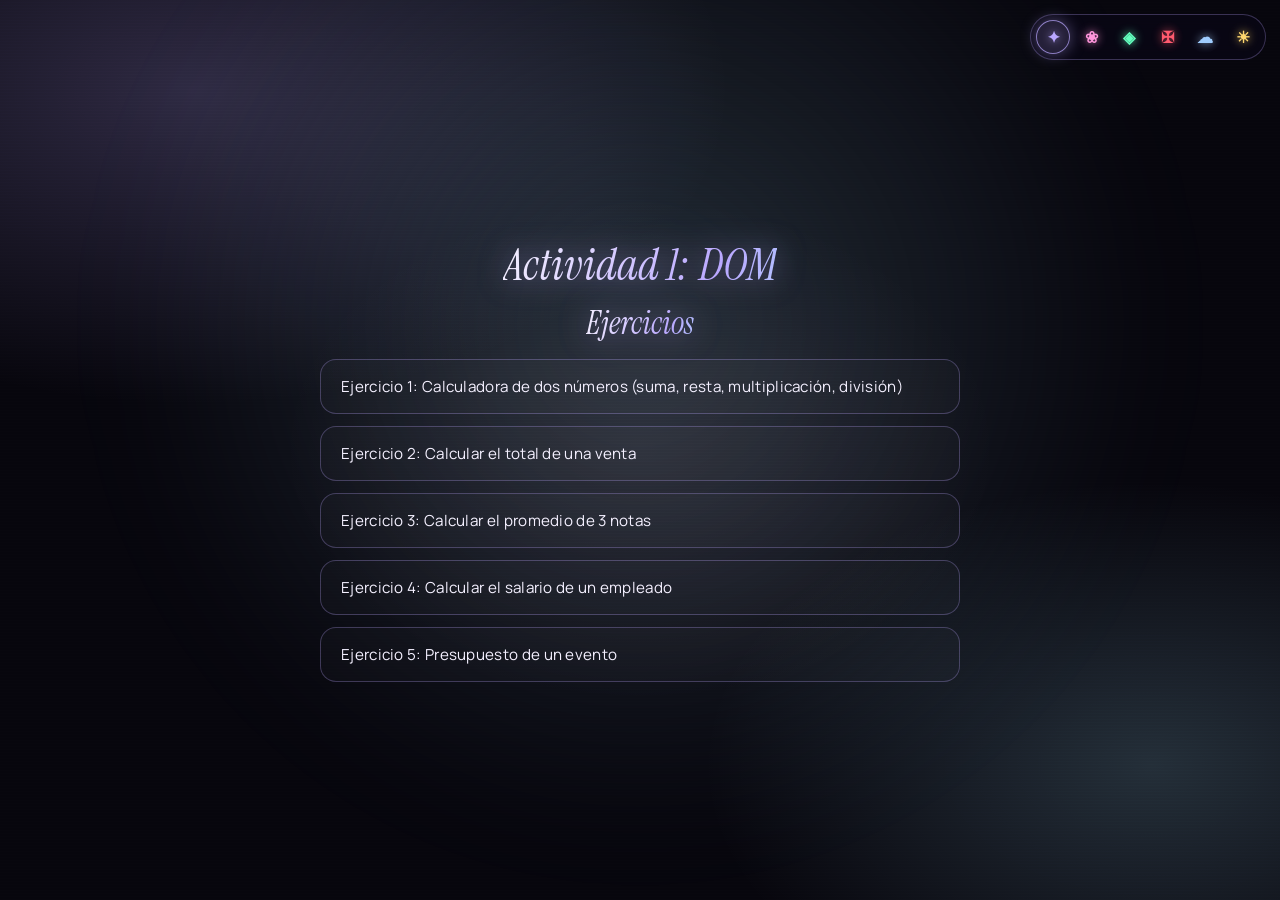
<file: index.html>
<!DOCTYPE html>
<html lang="es">
<head>
  <link rel="stylesheet" href="css/style.css">
  <link rel="shortcut icon" href="img/index.svg" type="image/x-icon">
  <script src="js/tema.js"></script>
  <meta charset="UTF-8">
  <meta name="viewport" content="width=device-width, initial-scale=1.0">
  <title>Actividad 1: DOM</title>

</head>
<body>

  <h1>Actividad 1: DOM</h1>

  <h2>Ejercicios</h2>
  <ul>
    <li><a href="calculadora.html">Ejercicio 1: Calculadora de dos números (suma, resta, multiplicación, división)</a></li>
    <li><a href="venta.html">Ejercicio 2: Calcular el total de una venta</a></li>
    <li><a href="promedio.html">Ejercicio 3: Calcular el promedio de 3 notas</a></li>
    <li><a href="salario.html">Ejercicio 4: Calcular el salario de un empleado</a></li>
    <li><a href="otra.html">Ejercicio 5: Presupuesto de un evento</a></li>
  </ul>
  
</body>
</html>
</file>
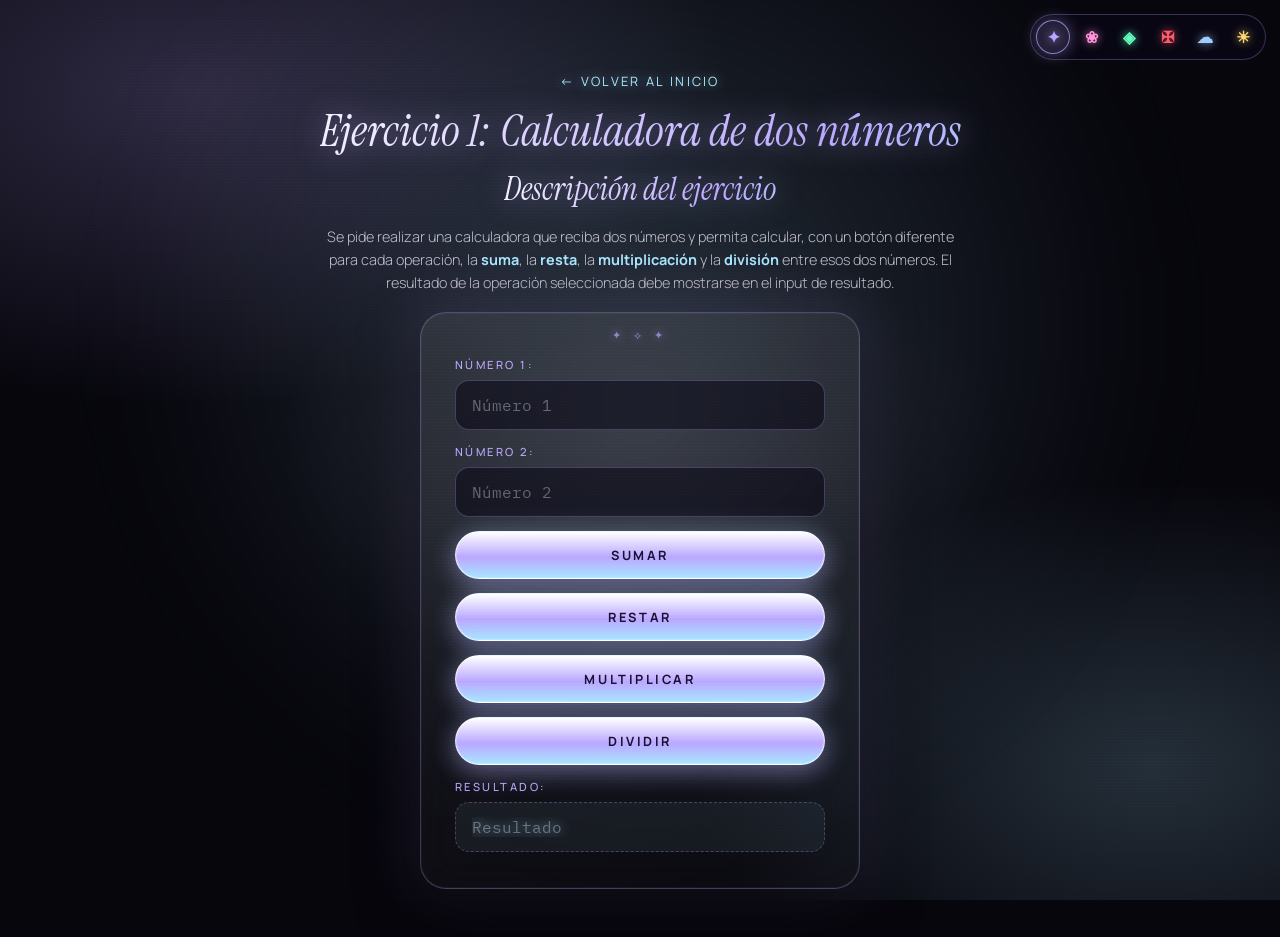
<file: calculadora.html>
<!DOCTYPE html>
<html lang="es">
<head>
  <meta charset="UTF-8">
  <meta name="viewport" content="width=device-width, initial-scale=1.0">
  <title>Ejercicio 1: Calculadora</title>
  <link rel="stylesheet" href="css/style.css">
  <script src="js/tema.js"></script>
  <link rel="shortcut icon" href="img/calculadora.svg" type="image/x-icon">
</head>
<body>

  <a href="index.html">&larr; Volver al inicio</a>

  <h1>Ejercicio 1: Calculadora de dos números</h1>

  <h2>Descripción del ejercicio</h2>
  <p>
    Se pide realizar una calculadora que reciba dos números y permita calcular,
    con un botón diferente para cada operación, la <strong>suma</strong>, la
    <strong>resta</strong>, la <strong>multiplicación</strong> y la
    <strong>división</strong> entre esos dos números. El resultado de la
    operación seleccionada debe mostrarse en el input de resultado.
  </p>

  <form>
    <label for="num1">Número 1:</label>
    <input type="number" id="num1" placeholder="Número 1">

    <label for="num2">Número 2:</label>
    <input type="number" id="num2" placeholder="Número 2">

    <button type="button" onclick="sumar()">Sumar</button>
    <button type="button" onclick="restar()">Restar</button>
    <button type="button" onclick="multi()">Multiplicar</button>
    <button type="button" onclick="divi()">Dividir</button>

    <label for="resultado1">Resultado:</label>
    <input type="text" id="resultado1" placeholder="Resultado" readonly>
  </form>

  <script src="js/calculadora.js"></script>
</body>
</html>
</file>
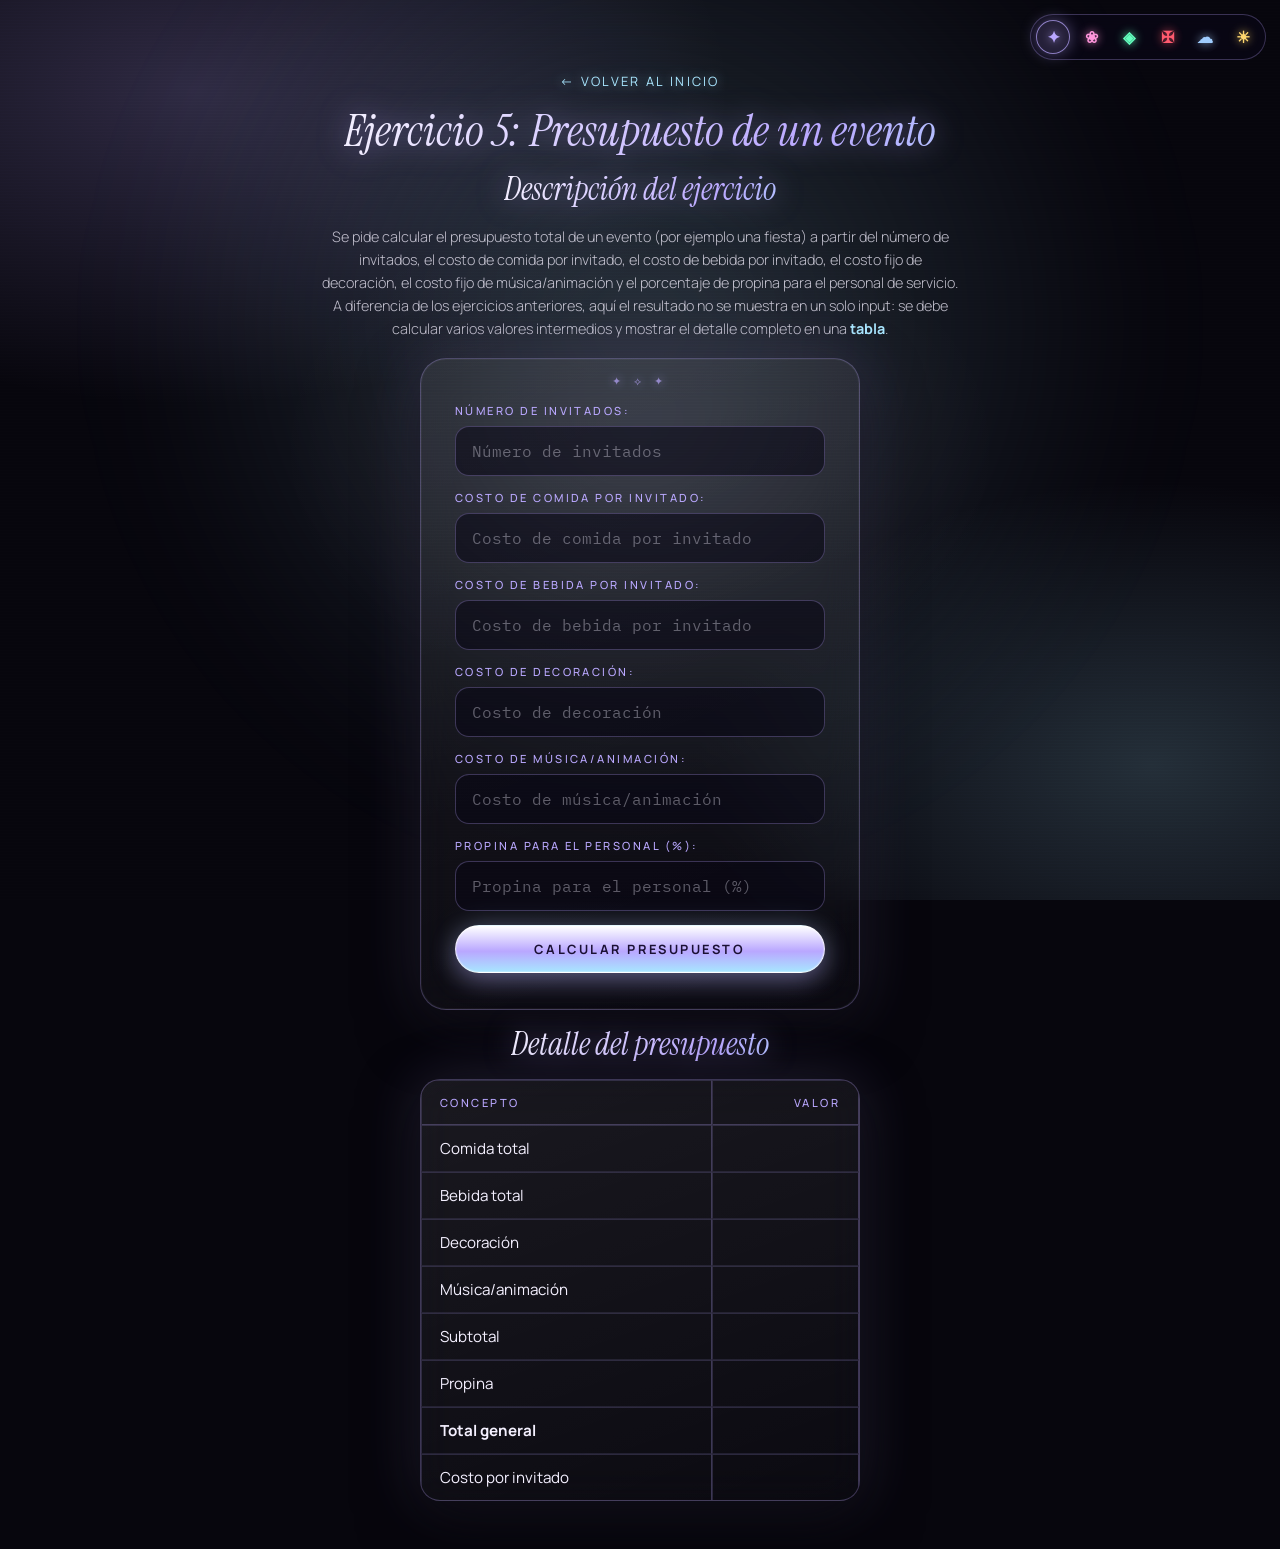
<file: otra.html>
<!DOCTYPE html>
<html lang="es">
<head>
  <script src="js/tema.js"></script>
  <link rel="stylesheet" href="css/style.css" >
  <link rel="shortcut icon" href="img/otra.svg" type="image/x-icon">
  <meta charset="UTF-8">
  <meta name="viewport" content="width=device-width, initial-scale=1.0">
  <title>Ejercicio 5: Presupuesto de un evento</title>
</head>
<body>

  <a href="index.html">&larr; Volver al inicio</a>

  <h1>Ejercicio 5: Presupuesto de un evento</h1>

  <h2>Descripción del ejercicio</h2>
  <p>
    Se pide calcular el presupuesto total de un evento (por ejemplo una
    fiesta) a partir del número de invitados, el costo de comida por
    invitado, el costo de bebida por invitado, el costo fijo de decoración,
    el costo fijo de música/animación y el porcentaje de propina para el
    personal de servicio. A diferencia de los ejercicios anteriores, aquí
    el resultado no se muestra en un solo input: se debe calcular varios
    valores intermedios y mostrar el detalle completo en una
    <strong>tabla</strong>.
  </p>

  <form>
    <label for="numero-inv">Número de invitados:</label>
    <input type="number" placeholder="Número de invitados" id="numero-inv">

    <label for="cost-comida">Costo de comida por invitado:</label>
    <input type="number" placeholder="Costo de comida por invitado" id="cost-comida">

    <label for="cost-bebida">Costo de bebida por invitado:</label>
    <input type="number" placeholder="Costo de bebida por invitado" id="cost-bebida">

    <label for="cost-decor">Costo de decoración:</label>
    <input type="number" placeholder="Costo de decoración" id="cost-decor">

    <label for="cost-musica">Costo de música/animación:</label>
    <input type="number" placeholder="Costo de música/animación" id="cost-musica">

    <label for="propina-porc">Propina para el personal (%):</label>
    <input type="number" placeholder="Propina para el personal (%)" id="propina-porc">

    <button type="button" onclick="calcularPresupuesto()">Calcular presupuesto</button>
  </form>

  <h2>Detalle del presupuesto</h2>
  <table border="1">
    <thead>
      <tr>
        <th>Concepto</th>
        <th>Valor</th>
      </tr>
    </thead>
    <tbody>
      <tr>
        <td>Comida total</td>
        <td id="comida-total-s"></td>
      </tr>
      <tr>
        <td>Bebida total</td>
        <td id="bebida-total-s"></td>
      </tr>
      <tr>
        <td>Decoración</td>
        <td id="decoracion"></td>
      </tr>
      <tr>
        <td>Música/animación</td>
        <td id="musica"></td>
      </tr>
      <tr>
        <td>Subtotal</td>
        <td id="subtotal"></td>
      </tr>
      <tr>
        <td>Propina</td>
        <td id="propina"></td>
      </tr>
      <tr>
        <td>Total general</td>
        <td id="total-general"></td>
      </tr>
      <tr>
        <td>Costo por invitado</td>
        <td id="costo-inv"></td>
      </tr>
    </tbody>
  </table>

  <script src="js/otra.js"></script>
</body>
</html>
</file>
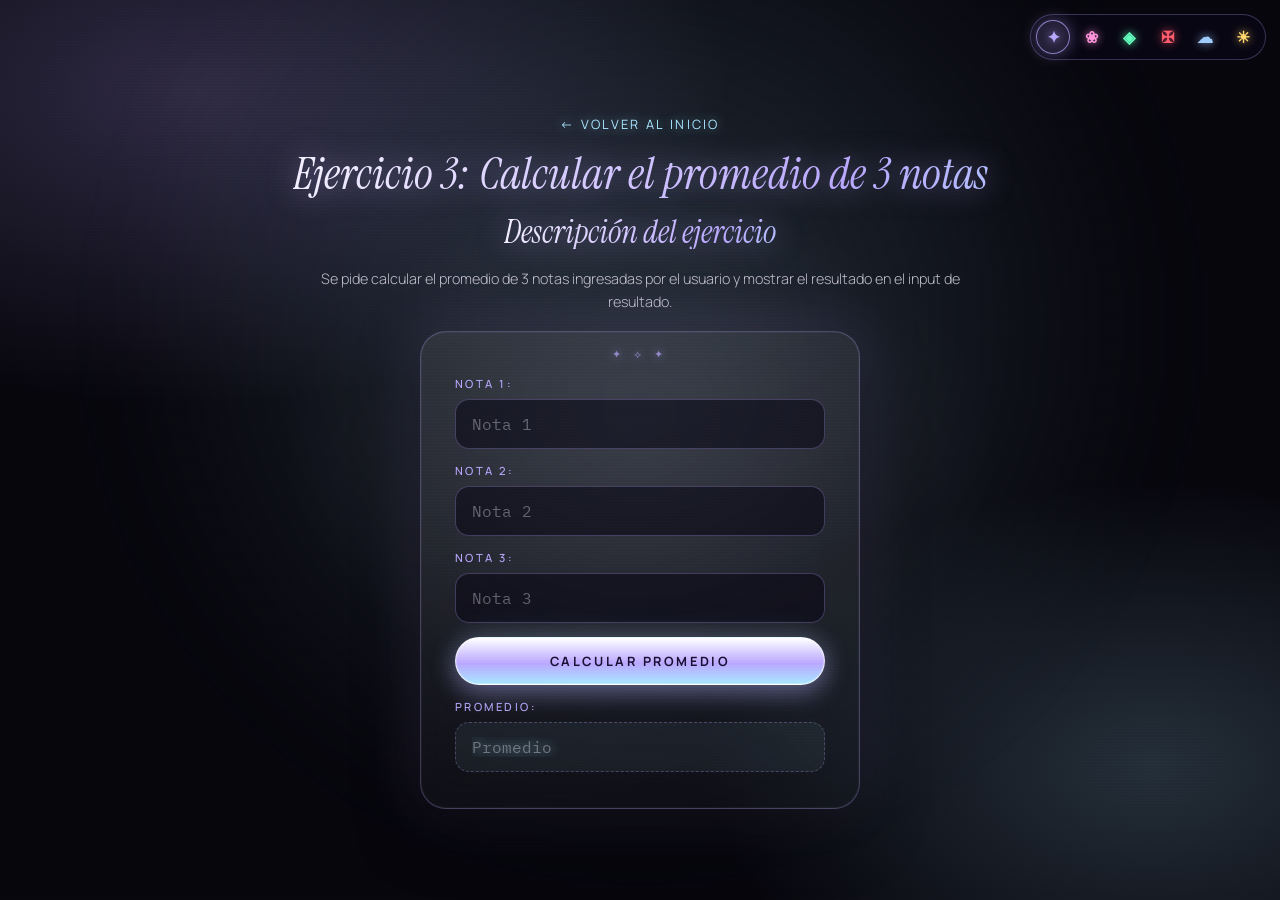
<file: promedio.html>
<!DOCTYPE html>
<html lang="es">
<head>
  <script src="js/tema.js"></script>
  <link rel="stylesheet" href="css/style.css">
  <link rel="shortcut icon" href="img/promedio.svg" type="image/x-icon">
  <meta charset="UTF-8">
  <meta name="viewport" content="width=device-width, initial-scale=1.0">
  <title>Ejercicio 3: Promedio de notas</title>
</head>
<body>

  <a href="index.html">&larr; Volver al inicio</a>

  <h1>Ejercicio 3: Calcular el promedio de 3 notas</h1>

  <h2>Descripción del ejercicio</h2>
  <p>
    Se pide calcular el promedio de 3 notas ingresadas por el usuario y
    mostrar el resultado en el input de resultado.
  </p>

  <form>
    <label for="nota1">Nota 1:</label>
    <input id="nota1" type="number" step="0.1" placeholder="Nota 1">

    <label for="nota2">Nota 2:</label>
    <input id="nota2" type="number" step="0.1" placeholder="Nota 2">

    <label for="nota3">Nota 3:</label>
    <input id="nota3" type="number" step="0.1" placeholder="Nota 3">

    <button onclick="calcular()" type="button">Calcular promedio</button>

    <label for="promedio">Promedio:</label>
    <input id="promedio" type="text" placeholder="Promedio" readonly>
  </form>
  <script src="js/promedio.js"></script>

</body>
</html>
</file>
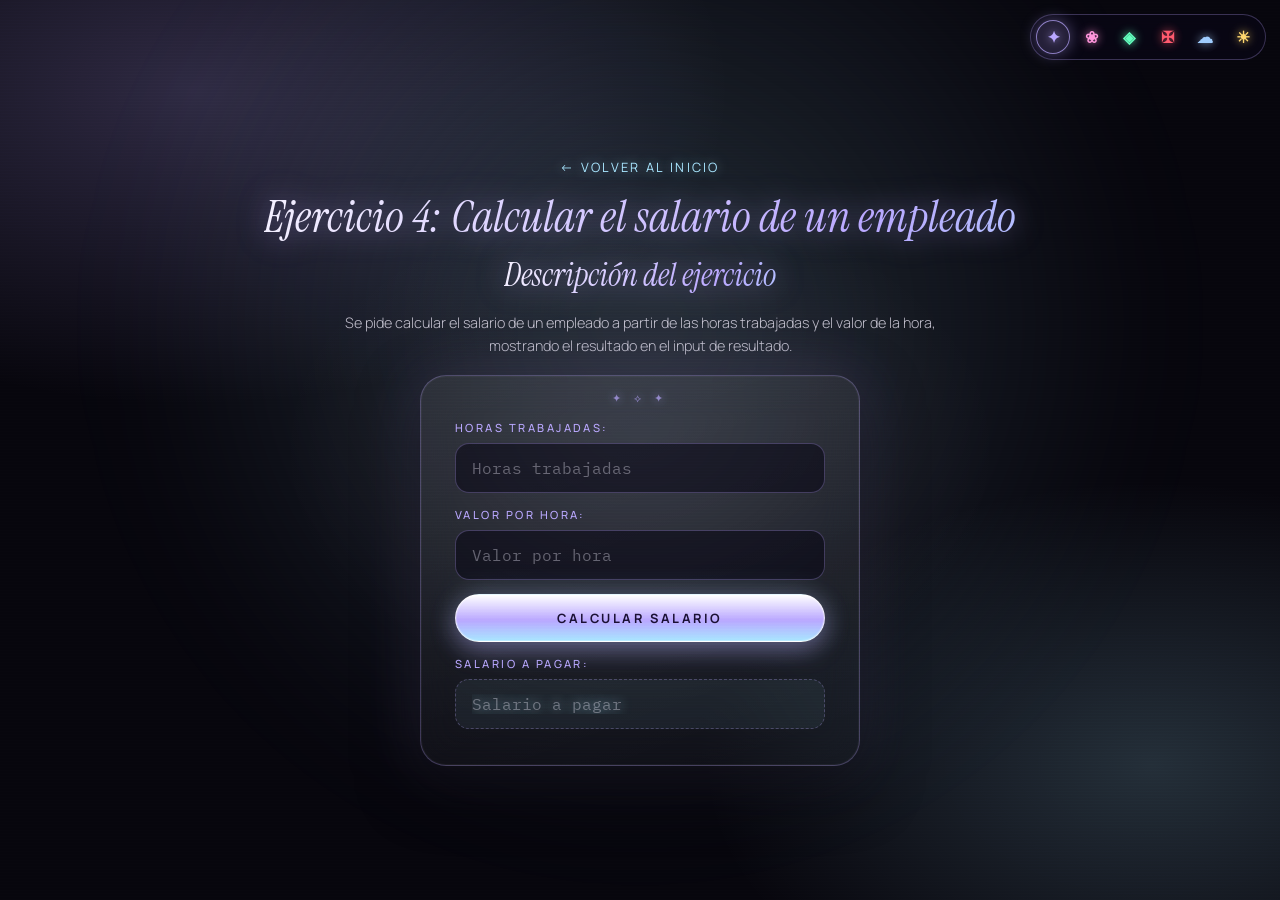
<file: salario.html>
<!DOCTYPE html>
<html lang="es">
<head>
  <script src="js/tema.js"></script>
  <link rel="stylesheet" href="css/style.css">
  <link rel="shortcut icon" href="img/salario.svg" type="image/x-icon">
  <meta charset="UTF-8">
  <meta name="viewport" content="width=device-width, initial-scale=1.0">
  <title>Ejercicio 4: Salario de empleado</title>

</head>
<body>

  <a href="index.html">&larr; Volver al inicio</a>

  <h1>Ejercicio 4: Calcular el salario de un empleado</h1>

  <h2>Descripción del ejercicio</h2>
  <p>
    Se pide calcular el salario de un empleado a partir de las horas
    trabajadas y el valor de la hora, mostrando el resultado en el input
    de resultado.
  </p>

  <form>
    <label for="horas">Horas trabajadas:</label>
    <input type="number" placeholder="Horas trabajadas" id="horas">

    <label for="valor">Valor por hora:</label>
    <input type="number" placeholder="Valor por hora" id="valor">

    <button type="button" onclick="calcular()">Calcular salario</button>

    <label for="resultado">Salario a pagar:</label>
    <input type="text" placeholder="Salario a pagar" readonly id="resultado">
  </form>
  <script src="js/salario.js"></script>

</body>
</html>
</file>
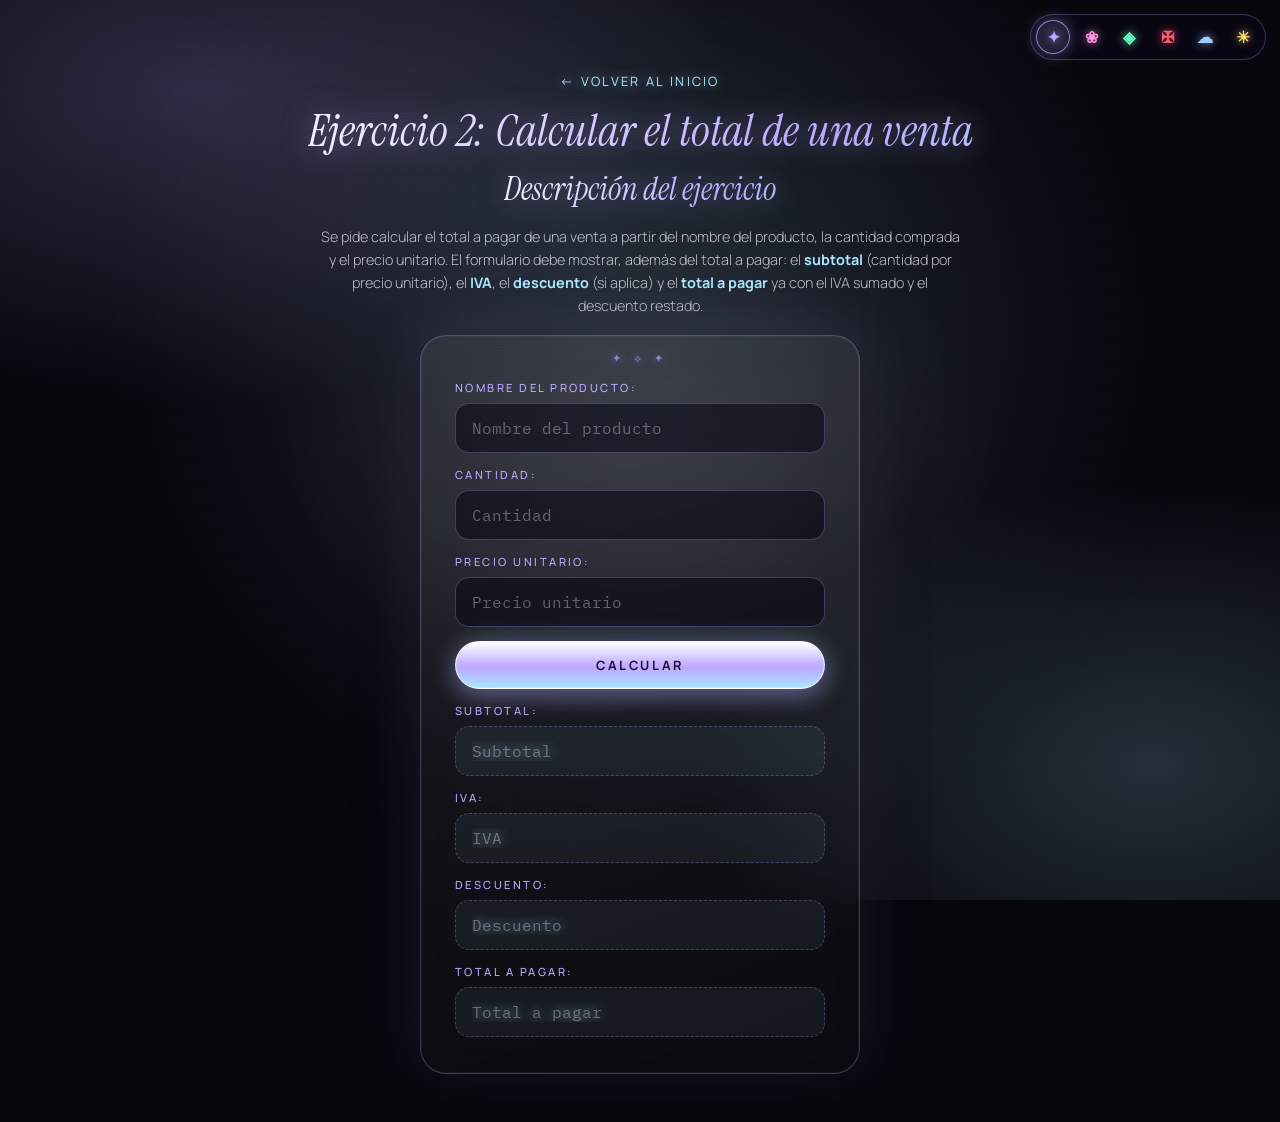
<file: venta.html>
<!DOCTYPE html>
<html lang="es">
<head>
  <script src="js/tema.js"></script>
  <link href="css/style.css" rel="stylesheet">
  <link rel="shortcut icon" href="img/venta.svg" type="image/x-icon">
  <meta charset="UTF-8">
  <meta name="viewport" content="width=device-width, initial-scale=1.0">
  <title>Ejercicio 2: Total de venta</title>

</head>
<body>

  <a href="index.html">&larr; Volver al inicio</a>

  <h1>Ejercicio 2: Calcular el total de una venta</h1>

  <h2>Descripción del ejercicio</h2>
  <p>
    Se pide calcular el total a pagar de una venta a partir del nombre del
    producto, la cantidad comprada y el precio unitario. El formulario debe
    mostrar, además del total a pagar: el <strong>subtotal</strong> (cantidad
    por precio unitario), el <strong>IVA</strong>, el <strong>descuento</strong>
    (si aplica) y el <strong>total a pagar</strong> ya con el IVA sumado y el
    descuento restado.
  </p>

  <form>
    <label for="producto">Nombre del producto:</label>
    <input type="text" id="producto" placeholder="Nombre del producto">

    <label for="cantidad">Cantidad:</label>
    <input type="number" id="cantidad" placeholder="Cantidad">

    <label for="precio">Precio unitario:</label>
    <input type="number" id="precio" placeholder="Precio unitario">

    <button type="button" onclick="calcular()">Calcular</button>

    <label for="subtotal">Subtotal:</label>
    <input type="text" id="subtotal" placeholder="Subtotal" readonly>

    <label for="iva">IVA:</label>
    <input type="text" id="iva" placeholder="IVA" readonly>

    <label for="descuento">Descuento:</label>
    <input type="text" id="descuento" placeholder="Descuento" readonly>

    <label for="total">Total a pagar:</label>
    <input type="text" id="total" placeholder="Total a pagar" readonly>
  </form>

  <script src="js/venta.js"></script>
</body>
</html>
</file>
<file: css/style.css>
@import url('https://fonts.googleapis.com/css2?family=Instrument+Serif:ital@0;1&family=Manrope:wght@300;400;500;700&family=IBM+Plex+Mono:wght@400;500&display=swap');

* {
  -webkit-tap-highlight-color: transparent;
}

:root{
  color-scheme:dark;
  --fondo:#07060d;
  --t:244,240,255;
  --c1:185,167,255;
  --c2:168,230,255;
  --c3:255,200,240;
  --campo:8,6,20;
  --vidrio:255,255,255;
  --v1:.08;
  --v2:.02;
  --sombra:0,0,0;
  --s:.55;
  --g:1;
  --lineas:255,255,255;
  --boton:26,16,51;
  --borde:rgba(var(--c1),.28);
  --grad-boton:linear-gradient(180deg,#fff 0%,rgb(var(--c1)) 55%,rgb(var(--c2)) 100%);
}

[data-tema="rosa"]{
  --fondo:#0d0610;
  --t:255,240,250;
  --c1:255,150,220;
  --c2:255,215,150;
  --c3:190,150,255;
  --campo:20,6,18;
  --boton:60,10,50;
}

[data-tema="cyber"]{
  --fondo:#030807;
  --t:230,255,245;
  --c1:100,255,190;
  --c2:90,200,255;
  --c3:150,255,100;
  --campo:2,12,10;
  --boton:2,40,30;
}

[data-tema="rojo"]{
  --fondo:#0a0405;
  --t:255,238,238;
  --c1:255,90,110;
  --c2:255,190,170;
  --c3:200,60,120;
  --campo:16,4,6;
  --boton:50,6,12;
}

[data-tema="celeste"]{
  --fondo:#050a14;
  --t:238,246,255;
  --c1:140,190,255;
  --c2:210,238,255;
  --c3:255,255,255;
  --campo:4,10,22;
  --boton:8,24,52;
}

[data-tema="claro"]{
  color-scheme:light;
  --fondo:#f4f0ff;
  --t:34,24,66;
  --c1:124,92,230;
  --c2:30,140,200;
  --c3:255,170,220;
  --campo:255,255,255;
  --v1:.7;
  --v2:.4;
  --sombra:90,70,160;
  --s:.2;
  --g:.35;
  --lineas:0,0,0;
  --boton:255,255,255;
  --grad-boton:linear-gradient(180deg,rgb(160,135,245) 0%,rgb(var(--c1)) 55%,rgb(70,120,220) 100%);
}

*{
  margin:0;
  padding:0;
  box-sizing:border-box;
}

body{
  min-height:100vh;
  display:flex;
  flex-direction:column;
  align-items:center;
  justify-content:center;
  gap:18px;
  padding:72px 20px 48px;
  font-family:'Manrope',sans-serif;
  color:rgb(var(--t));
  background:
    radial-gradient(60% 50% at 15% 10%, rgba(var(--c1),.22), transparent 70%),
    radial-gradient(50% 45% at 90% 85%, rgba(var(--c2),.18), transparent 70%),
    radial-gradient(40% 40% at 50% 50%, rgba(var(--c3),.08), transparent 70%),
    var(--fondo);
  background-attachment:fixed;
  overflow-x:hidden;
}

body::before{
  content:"";
  position:fixed;
  inset:-20%;
  background:radial-gradient(circle at 50% 40%, rgba(var(--c2),.35), transparent 45%);
  filter:blur(60px);
  opacity:.5;
  animation:flotar 14s ease-in-out infinite alternate;
  pointer-events:none;
  z-index:-1;
}

body::after{
  content:"";
  position:fixed;
  inset:0;
  background:repeating-linear-gradient(0deg, rgba(var(--lineas),.03) 0 1px, transparent 1px 3px);
  mix-blend-mode:overlay;
  pointer-events:none;
  z-index:5;
}

.caja,
body > main,
body > form{
  position:relative;
  width:min(100%,440px);
  padding:44px 34px 36px;
  display:flex;
  flex-direction:column;
  gap:14px;
  background:linear-gradient(160deg, rgba(var(--vidrio),var(--v1)), rgba(var(--vidrio),var(--v2)));
  border:1px solid var(--borde);
  border-radius:26px;
  backdrop-filter:blur(18px);
  -webkit-backdrop-filter:blur(18px);
  box-shadow:
    0 0 0 1px rgba(var(--vidrio),.04) inset,
    0 20px 60px rgba(var(--sombra),var(--s)),
    0 0 60px rgba(var(--c1),calc(.18*var(--g)));
  animation:aparecer .9s cubic-bezier(.2,.8,.2,1) both;
}

.caja::before,
body > main::before,
body > form::before{
  content:"✦ ⟡ ✦";
  position:absolute;
  top:14px;
  left:50%;
  transform:translateX(-50%);
  font-size:.7rem;
  letter-spacing:.5em;
  color:rgb(var(--c1));
  opacity:.7;
  text-shadow:0 0 10px rgba(var(--c1),var(--g));
}

h1,
h2{
  font-family:'Instrument Serif',serif;
  font-weight:400;
  font-style:italic;
  text-align:center;
  font-size:clamp(2rem,6vw,2.8rem);
  line-height:1.05;
  background:linear-gradient(110deg, rgb(var(--t)) 0%, rgb(var(--c1)) 40%, rgb(var(--c2)) 70%, rgb(var(--t)) 100%);
  background-size:200% auto;
  -webkit-background-clip:text;
  background-clip:text;
  -webkit-text-fill-color:transparent;
  color:transparent;
  filter:drop-shadow(0 0 14px rgba(var(--c1),calc(.55*var(--g))));
  animation:brillo 6s linear infinite;
}

h2{
  font-size:clamp(1.5rem,4.5vw,2rem);
}

p{
  text-align:center;
  font-size:.9rem;
  font-weight:300;
  line-height:1.6;
  color:rgba(var(--t),.75);
}

body > p{
  max-width:640px;
}

strong{
  font-weight:700;
  color:rgb(var(--c2));
}

code{
  font-family:'IBM Plex Mono',monospace;
  font-size:.85em;
  padding:2px 7px;
  border-radius:8px;
  color:rgb(var(--c2));
  background:rgba(var(--c1),.14);
  border:1px solid rgba(var(--c1),.2);
}

label{
  display:block;
  font-size:.7rem;
  font-weight:500;
  letter-spacing:.22em;
  text-transform:uppercase;
  color:rgb(var(--c1));
  margin-bottom:-6px;
}

input,
select,
textarea{
  width:100%;
  padding:14px 16px;
  font-family:'IBM Plex Mono',monospace;
  font-size:1rem;
  color:rgb(var(--t));
  background:rgba(var(--campo),.55);
  border:1px solid var(--borde);
  border-radius:14px;
  outline:none;
  transition:border-color .35s, box-shadow .35s, background .35s, transform .35s;
}

input::placeholder{
  color:rgba(var(--t),.35);
}

input:hover{
  border-color:rgba(var(--c2),.5);
}

input:focus{
  border-color:rgb(var(--c2));
  background:rgba(var(--campo),.8);
  box-shadow:0 0 0 3px rgba(var(--c2),.14), 0 0 28px rgba(var(--c2),calc(.35*var(--g)));
  transform:translateY(-1px);
}

input[readonly],
input[disabled]{
  border-style:dashed;
  color:rgb(var(--c2));
  text-shadow:0 0 12px rgba(var(--c2),calc(.7*var(--g)));
  background:rgba(var(--c2),.06);
}

input[type=number]{
  -moz-appearance:textfield;
  appearance:textfield;
}

input::-webkit-outer-spin-button,
input::-webkit-inner-spin-button{
  -webkit-appearance:none;
  margin:0;
}

button,
input[type=button],
input[type=submit]{
  position:relative;
  overflow:hidden;
  cursor:pointer;
  padding:14px 22px;
  font-family:'Manrope',sans-serif;
  font-weight:700;
  font-size:.8rem;
  letter-spacing:.2em;
  text-transform:uppercase;
  color:rgb(var(--boton));
  background:var(--grad-boton);
  border:1px solid rgba(255,255,255,.7);
  border-radius:999px;
  box-shadow:
    0 0 0 1px rgba(255,255,255,.2) inset,
    0 8px 24px rgba(var(--c1),.35),
    0 0 30px rgba(var(--c2),calc(.2*var(--g)));
  transition:transform .3s cubic-bezier(.2,.8,.2,1), box-shadow .3s;
}

button::after{
  content:"";
  position:absolute;
  top:0;
  left:-120%;
  width:60%;
  height:100%;
  background:linear-gradient(100deg, transparent, rgba(255,255,255,.75), transparent);
  transform:skewX(-20deg);
  transition:left .7s;
}

button:hover::after{
  left:140%;
}

button:hover,
input[type=button]:hover,
input[type=submit]:hover{
  transform:translateY(-3px);
  box-shadow:
    0 0 0 1px rgba(255,255,255,.3) inset,
    0 14px 34px rgba(var(--c1),.5),
    0 0 46px rgba(var(--c2),calc(.45*var(--g)));
}

button:active,
input[type=button]:active,
input[type=submit]:active{
  transform:translateY(0) scale(.97);
}

button:focus-visible{
  outline:2px solid rgb(var(--c2));
  outline-offset:3px;
}

a{
  color:rgb(var(--c2));
  text-decoration:none;
  font-size:.8rem;
  letter-spacing:.18em;
  text-transform:uppercase;
  text-shadow:0 0 12px rgba(var(--c2),calc(.6*var(--g)));
  transition:text-shadow .3s, color .3s;
}

a:hover{
  color:rgb(var(--c1));
  text-shadow:0 0 20px rgba(var(--c1),calc(.9*var(--g)));
}

ul{
  list-style:none;
  width:min(100%,640px);
  display:flex;
  flex-direction:column;
  gap:12px;
}

ul a{
  display:block;
  padding:16px 20px;
  font-size:.95rem;
  letter-spacing:.02em;
  text-transform:none;
  text-shadow:none;
  color:rgb(var(--t));
  background:rgba(var(--vidrio),var(--v2));
  border:1px solid var(--borde);
  border-radius:16px;
  transition:transform .35s cubic-bezier(.2,.8,.2,1), border-color .35s, box-shadow .35s, background .35s;
}

ul a:hover{
  color:rgb(var(--t));
  text-shadow:none;
  transform:translateX(8px);
  border-color:rgba(var(--c2),.6);
  background:rgba(var(--c2),.08);
  box-shadow:0 0 28px rgba(var(--c2),calc(.3*var(--g)));
}

table{
  width:min(100%,440px);
  border-collapse:separate;
  border-spacing:0;
  border:1px solid var(--borde);
  border-radius:20px;
  overflow:hidden;
  background:linear-gradient(160deg, rgba(var(--vidrio),var(--v1)), rgba(var(--vidrio),var(--v2)));
  backdrop-filter:blur(18px);
  -webkit-backdrop-filter:blur(18px);
  box-shadow:
    0 20px 60px rgba(var(--sombra),var(--s)),
    0 0 60px rgba(var(--c1),calc(.18*var(--g)));
  animation:aparecer .9s cubic-bezier(.2,.8,.2,1) both;
}

th{
  padding:14px 18px;
  text-align:left;
  font-size:.7rem;
  font-weight:500;
  letter-spacing:.22em;
  text-transform:uppercase;
  color:rgb(var(--c1));
  border-bottom:1px solid var(--borde);
}

th + th{
  text-align:right;
}

td{
  padding:12px 18px;
  font-size:.95rem;
  border-bottom:1px solid rgba(var(--c1),.12);
  transition:background .3s;
}

td + td{
  text-align:right;
  font-family:'IBM Plex Mono',monospace;
  color:rgb(var(--c2));
  text-shadow:0 0 10px rgba(var(--c2),calc(.5*var(--g)));
}

tbody tr:hover td{
  background:rgba(var(--c1),.08);
}

tbody tr:nth-child(7) td{
  font-weight:700;
  color:rgb(var(--t));
}

tbody tr:last-child td{
  border-bottom:none;
}

.temas{
  position:fixed;
  top:14px;
  right:14px;
  z-index:10;
  view-transition-name:temas;
  display:flex;
  gap:4px;
  padding:5px;
  background:rgba(10,8,24,.6);
  border:1px solid var(--borde);
  border-radius:999px;
  backdrop-filter:blur(14px);
  -webkit-backdrop-filter:blur(14px);
}

.temas button{
  width:34px;
  height:34px;
  padding:0;
  display:grid;
  place-items:center;
  font-size:1rem;
  letter-spacing:0;
  text-transform:none;
  color:rgb(var(--ic));
  background:transparent;
  border:1px solid transparent;
  border-radius:50%;
  box-shadow:none;
  text-shadow:0 0 10px rgba(var(--ic),.8);
}

.temas button::after{
  display:none;
}

.temas button:hover{
  transform:scale(1.15);
  box-shadow:none;
}

.temas button[aria-pressed="true"]{
  background:rgba(var(--ic),.16);
  border-color:rgba(var(--ic),.7);
  box-shadow:0 0 16px rgba(var(--ic),.4);
}

.temas button[data-tema="violeta"]{--ic:185,167,255;}
.temas button[data-tema="rosa"]{--ic:255,150,220;}
.temas button[data-tema="cyber"]{--ic:100,255,190;}
.temas button[data-tema="rojo"]{--ic:255,90,110;}
.temas button[data-tema="celeste"]{--ic:160,205,255;}
.temas button[data-tema="claro"]{--ic:255,215,110;}

::selection{
  background:rgba(var(--c1),.4);
  color:#fff;
}

@keyframes flotar{
  from{transform:translate(-4%,-3%) scale(1);}
  to{transform:translate(5%,4%) scale(1.15);}
}

@keyframes aparecer{
  from{opacity:0; transform:translateY(24px) scale(.98);}
  to{opacity:1; transform:none;}
}

@keyframes brillo{
  to{background-position:200% center;}
}

@media (max-width:480px){
  .caja,
  body > main,
  body > form{
    padding:40px 22px 28px;
    border-radius:22px;
  }
}

@media (prefers-reduced-motion:reduce){
  *,
  *::before,
  *::after{
    animation:none !important;
    transition:none !important;
  }
}

::view-transition-old(root),
::view-transition-new(root){
  animation:none;
  mix-blend-mode:normal;
}
</file>
